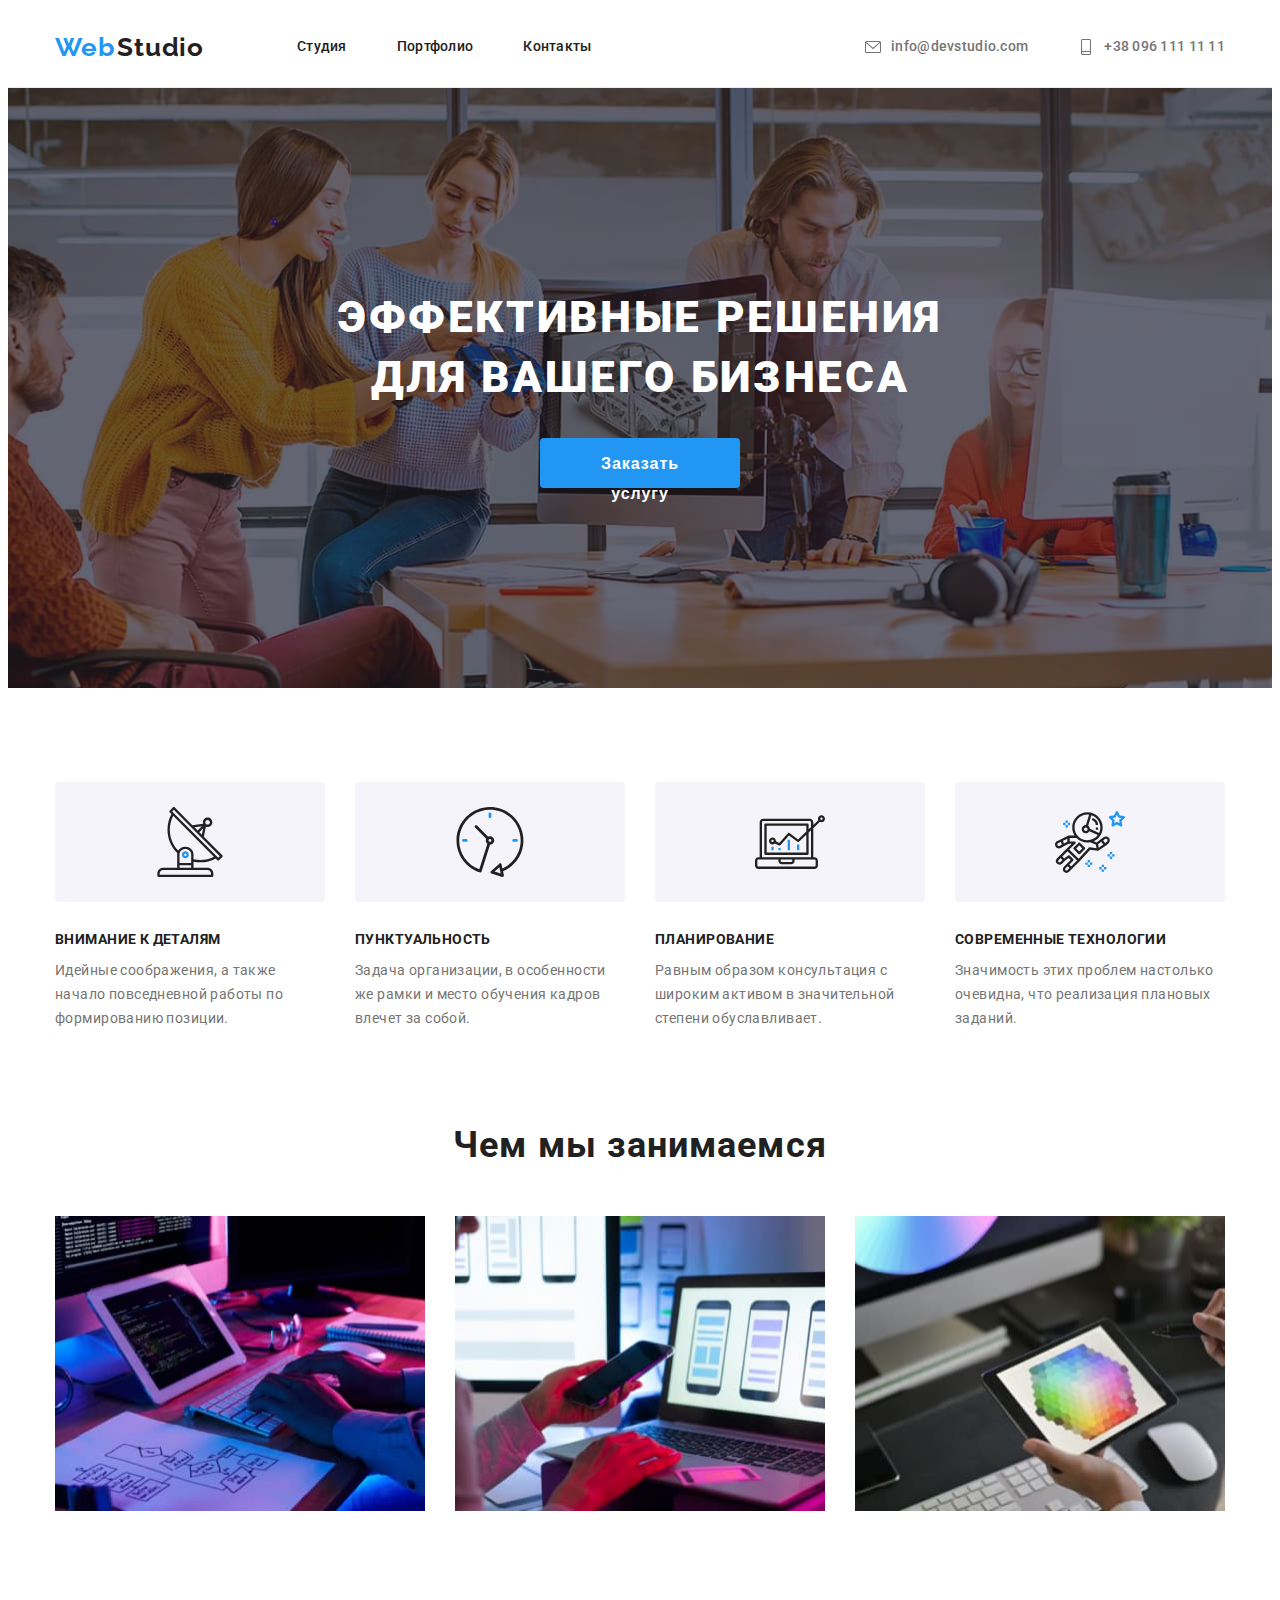
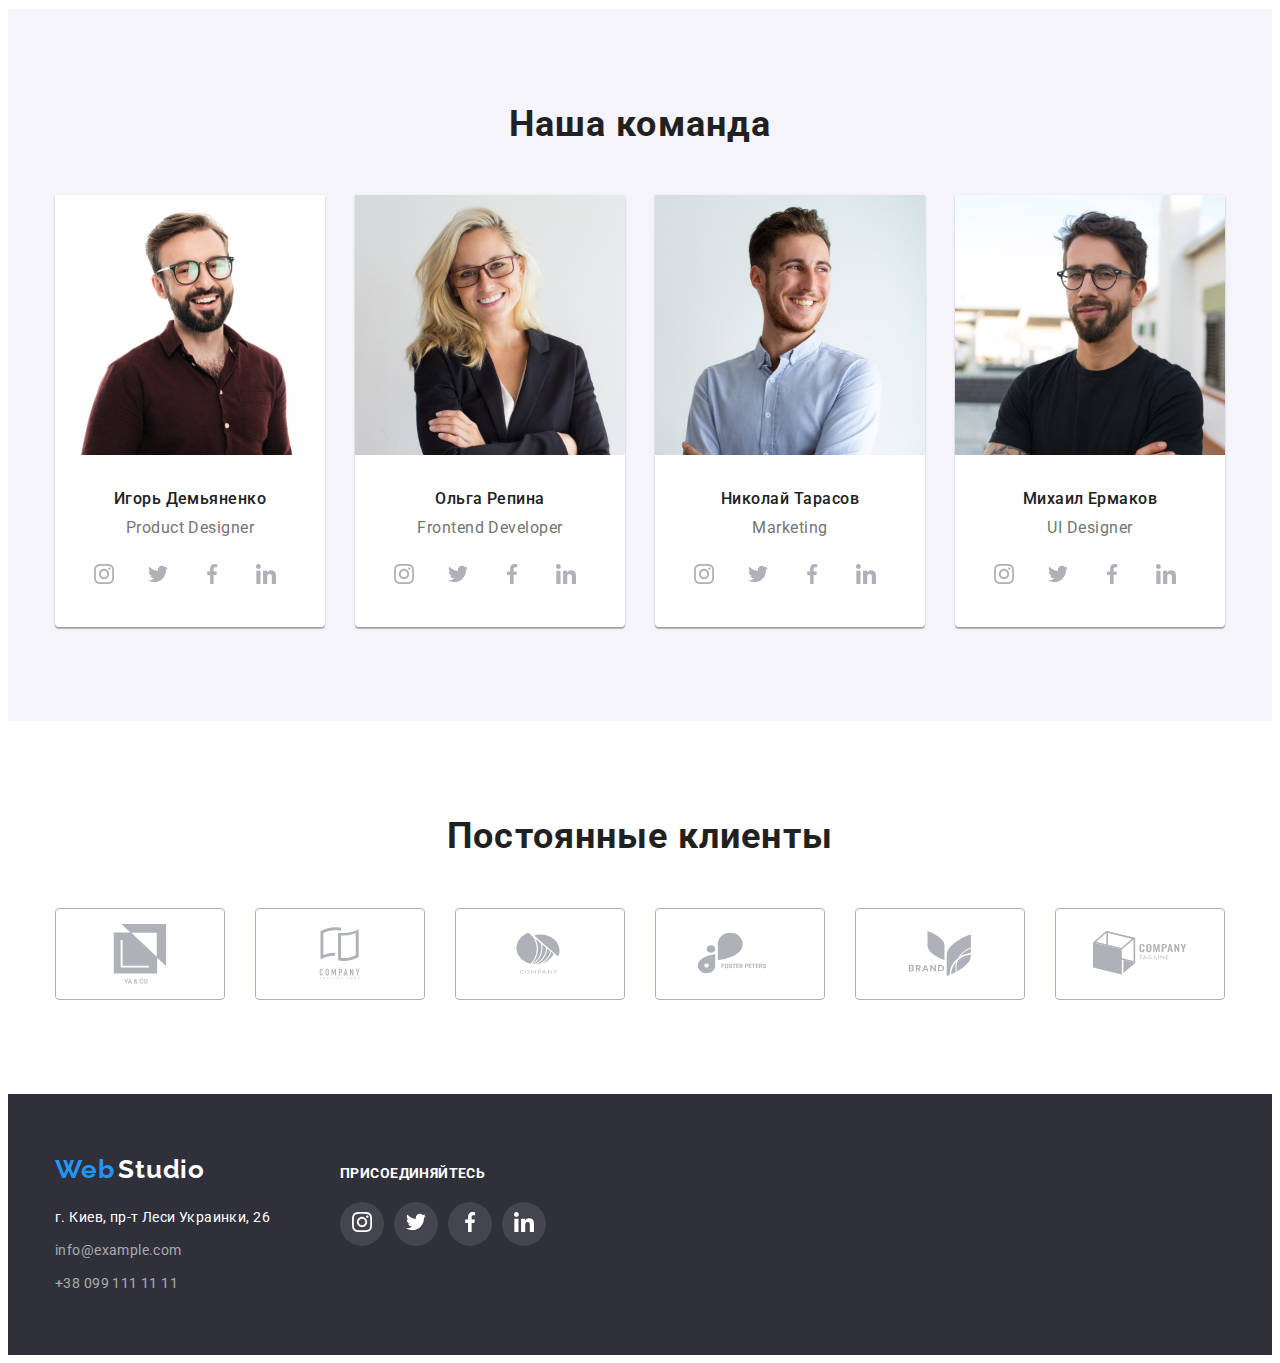
<file: index.html>
<!DOCTYPE html>
<html lang="ru">
<head>
    <meta charset="UTF-8">
    <meta http-equiv="X-UA-Compatible" content="IE=edge">
    <meta name="viewport" content="width=device-width, initial-scale=1.0">
    <title>Студия</title>
    <!-- место для шрифта -->
    <link rel="preconnect" href="https://fonts.googleapis.com">
    <link rel="preconnect" href="https://fonts.gstatic.com" crossorigin>
    <link href="https://fonts.googleapis.com/css2?family=Raleway:wght@700&family=Roboto:wght@400;500;700;900&display=swap"
        rel="stylesheet">
    <!-- Modern normalize -->
    <link rel="stylesheet" href="https://cdnjs.cloudflare.com/ajax/libs/modern-normalize/1.1.0/modern-normalize.min.css" 
    integrity="sha512-wpPYUAdjBVSE4KJnH1VR1HeZfpl1ub8YT/NKx4PuQ5NmX2tKuGu6U/JRp5y+Y8XG2tV+wKQpNHVUX03MfMFn9Q==" 
    crossorigin="anonymous" referrerpolicy="no-referrer" />
    <!-- css -->
    <link rel="stylesheet" href="./css/styles.css">
</head>
<body class="body">
    <header>
        <div class="container">
            <div class="heder-inner">
                <div  class="menu">
                <!-- Верхняя линия Главная-->
                <a href="./index.html" class="logo">
                    <span class="logo-first">Web</span>
                    <span class="logo-black">Studio</span>
                </a>
                
                    <ul class="menu-nav">
                        <li class="header-menu-item">
                            <a class="menu-link" href="#">Студия</a>
                        </li>
                        <li class="header-menu-item">
                            <a class="menu-link" href="./portfolio.html">Портфолио</a>
                        </li>
                        <li class="header-menu-item">
                            <a class="menu-link" href="#">Контакты</a>
                        </li>
                    </ul>
                </div>
                <div>
                    <ul class="adr">
                        <li class="adr-item">
                            <a class="adr-link" href="mailto:info@devstudio.com">
                                <svg class="adr-icon">
                                    <use href="./images/icons.svg#envelope" aria-hidden="true"></use>
                                </svg>
                                info@devstudio.com
                            </a>
                        </li>
                        <li class="adr-item">
                               
                            <a class="adr-link" href="tel:+380961111111">
                                 <svg class="adr-icon">
                                    <use href="./images/icons.svg#smartphone" aria-hidden="true"></use>
                                </svg>
                                +38 096 111 11 11
                            </a>
                        </li>
                    </ul>
                </div>
            </div>
        </div>
    </header>
    <main>
        <section class="first-head overlay">
            <div class="container">
                <!-- Шапка -->
                <h1 class="hero">Эффективные решения для вашего бизнеса</h1>
                <button 
                class="button-header" type="button" style="width: 200px; height:50px;">
                Заказать услугу
                </button>
            </div>
        </section>
        <section class="benefits">
            <div class="container">
                <!-- О нас -->
                <!-- <h2>Наши преимущества</h2> -->
                <ul class="benefits-list-inner">
                    <li class="benefits-list">
                        <div class="benefits-img">
                            <svg class="benefits-icon">
                                <use href="./images/icons.svg#antenna" aria-hidden="true"></use>
                            </svg>
                        </div>
                        <h3 class="benefits-title">Внимание к деталям</h3>
                        <p class="benefits-text">Идейные соображения, а также начало повседневной работы по формированию позиции.</p>
                    </li>
                    <li class="benefits-list">
                        <div class="benefits-img">
                            <svg class="benefits-icon">
                                <use href="./images/icons.svg#clock" aria-hidden="true"></use>
                            </svg>
                        </div>
                        <h3 class="benefits-title">Пунктуальность</h3>
                        <p class="benefits-text">Задача организации, в особенности же рамки и место обучения кадров влечет за собой.</p>
                    </li>
                    <li class="benefits-list">
                        <div class="benefits-img">
                            <svg class="benefits-icon">
                                <use href="./images/icons.svg#diagram" aria-hidden="true"></use>
                            </svg>
                        </div>
                        <h3 class="benefits-title">Планирование</h3>
                        <p class="benefits-text">Равным образом консультация с широким активом в значительной степени обуславливает.</p>
                    </li>
                    <li class="benefits-list">
                        <div class="benefits-img">
                            <svg class="benefits-icon">
                                <use href="./images/icons.svg#astronaut" aria-hidden="true"></use>
                            </svg>
                        </div>
                        <h3 class="benefits-title">Современные технологии</h3>
                        <p class="benefits-text">Значимость этих проблем настолько очевидна, что реализация плановых заданий.</p>
                    </li>
                </ul>
            </div>
        </section>
        <section class="about">
            <div class="container">
                <h2 class="big-title">Чем мы занимаемся</h2>
                <!-- Boxes with pictures -->
                <!-- Скорее всего к каждому фото будет ссылка с инфо! -->
                <ul class="about-inner">
                    <li class="about-list">
                        <img src="./images/img1.jpg" alt="дизайн для ПК" width="370" height="295"/>
                    </li>
                    <li class="about-list">
                        <img src="./images/img2.jpg" alt="дизайн для телефонов" width="370" height="295"/>
                    </li>
                    <li class="about-list">
                        <img src="./images/img3.jpg" alt="дизайн для планшетов" width="370" height="295"/>
                    </li>
                </ul>
            </div>
        </section>
        <section class="team">
            <div class="container">
                <h2 class="big-title">Наша команда</h2>
                <!-- Team's fotos -->
                <ul class="team-inner">
                    <li class="team-list">
                        <img 
                        src="./images/igor.jpg" alt="product designer" width="270" height="260"
                        />
                        <h3 class="team-title">Игорь Демьяненко</h3>
                        <p class="team-text">Product Designer</p>
                        <ul class="social-list">
                            <li class="social-item">
                                <button class="social-button">
                                    <svg class="social-icon">
                                        <use href="./images/icons.svg#instagram"></use>
                                    </svg>
                                </button>
                            </li>
                            <li class="social-item">
                                <button class="social-button">
                                    <svg class="social-icon">
                                        <use href="./images/icons.svg#twitter"></use>
                                    </svg>
                                </button>
                            </li>
                            <li class="social-item">
                                <button class="social-button">
                                    <svg class="social-icon">
                                        <use href="./images/icons.svg#facebook"></use>
                                    </svg>
                                </button>
                            </li>
                            <li class="social-item">
                                <button class="social-button">
                                    <svg class="social-icon">
                                        <use href="./images/icons.svg#linkedin"></use>
                                    </svg>
                                </button>
                            </li>
                        </ul>
                    </li>
                    <li class="team-list">
                        <img 
                        src="./images/olga.jpg" alt="frontend developer" width="270" height="260"
                        />
                        <h3 class="team-title">Ольга Репина</h3>
                        <p class="team-text">Frontend Developer</p>
                        <ul class="social-list">
                            <li class="social-item">
                                <button class="social-button">
                                    <svg class="social-icon">
                                        <use href="./images/icons.svg#instagram"></use>
                                    </svg>
                                </button>
                            </li>
                            <li class="social-item">
                                <button class="social-button">
                                    <svg class="social-icon">
                                        <use href="./images/icons.svg#twitter"></use>
                                    </svg>
                                </button>
                            </li>
                            <li class="social-item">
                                <button class="social-button">
                                    <svg class="social-icon">
                                        <use href="./images/icons.svg#facebook"></use>
                                    </svg>
                                </button>
                            </li>
                            <li class="social-item">
                                <button class="social-button">
                                    <svg class="social-icon">
                                        <use href="./images/icons.svg#linkedin"></use>
                                    </svg>
                                </button>
                            </li>
                        </ul>
                    </li>
                    <li class="team-list">
                        <img 
                            src="./images/nikolay.jpg" alt="marketing" width="270" height="260"
                        />
                        <h3 class="team-title">Николай Тарасов</h3>
                        <p class="team-text">Marketing</p>
                        <ul  class="social-list">
                            <li class="social-item">
                                <button class="social-button">
                                    <svg class="social-icon">
                                        <use href="./images/icons.svg#instagram"></use>
                                    </svg>
                                </button>
                            </li>
                            <li class="social-item">
                                <button class="social-button">
                                    <svg class="social-icon">
                                        <use href="./images/icons.svg#twitter"></use>
                                    </svg>
                                </button>
                            </li>
                            <li class="social-item">
                                <button class="social-button">
                                    <svg class="social-icon">
                                        <use href="./images/icons.svg#facebook"></use>
                                    </svg>
                                </button>
                            </li>
                            <li class="social-item">
                                <button class="social-button">
                                    <svg class="social-icon">
                                        <use href="./images/icons.svg#linkedin"></use>
                                    </svg>
                                </button>
                            </li>
                        </ul>
                    </li>
                    <li class="team-list">
                        <img
                        src="./images/michail.jpg" alt="ui designer" width="270" height="260"
                        />
                        <h3 class="team-title">Михаил Ермаков</h3>
                        <p class="team-text">UI Designer</p>
                        <ul class="social-list">
                            <li class="social-item">
                                <button class="social-button">
                                    <svg class="social-icon">
                                        <use href="./images/icons.svg#instagram"></use>
                                    </svg>
                                </button>
                            </li>
                            <li class="social-item">
                                <button class="social-button">
                                    <svg class="social-icon">
                                        <use href="./images/icons.svg#twitter"></use>
                                    </svg>
                                </button>
                            </li>
                            <li class="social-item">
                                <button class="social-button">
                                    <svg class="social-icon">
                                        <use href="./images/icons.svg#facebook"></use>
                                    </svg>
                                </button>
                            </li>
                            <li class="social-item">
                                <button class="social-button">
                                    <svg class="social-icon">
                                        <use href="./images/icons.svg#linkedin"></use>
                                    </svg>
                                </button>
                            </li>
                        </ul>
                    </li>
                </ul>
            </div>
        </section>
        <section class="clients">
            <div class="container">
                <h2 class="big-title">Постоянные клиенты</h2>
                <ul class="clients-inner">
                    <li class="client-box">
                        <a class="client-web" href="#">
                            <svg class="client-icon">
                                 <use href="./images/icons.svg#union"></use>
                            </svg>
                        </a>
                    </li>
                    <li class="client-box">
                        <a class="client-web" href="#">
                            <svg class="client-icon">
                                <use href="./images/icons.svg#logo5"></use>
                            </svg>
                        </a>
                    </li>
                    <li class="client-box">
                        <a class="client-web" href="#">
                            <svg class="client-icon">
                                <use href="./images/icons.svg#logo1"></use>
                            </svg>
                        </a>
                    </li>
                    <li class="client-box">
                        <a class="client-web" href="#">
                            <svg class="client-icon">
                                <use href="./images/icons.svg#logo2"></use>
                            </svg>
                        </a>
                    </li>
                    <li class="client-box">
                        <a class="client-web" href="#">
                            <svg class="client-icon">
                                <use href="./images/icons.svg#logo3"></use>
                            </svg>
                        </a>
                    </li>
                    <li class="client-box">
                        <a class="client-web" href="#">
                            <svg class="client-icon">
                                <use href="./images/icons.svg#logo4"></use>
                            </svg>
                        </a>
                    </li>
                </ul>
            </div>
        </section>
    </main>
    <footer class="footer">
        <div class="container footer-section">
            <!-- Нижняя линия -->
            <div>
                <div>
                    <a href="./index.html">
                        <span class="logo-first">Web</span>
                        <span class="logo-white">Studio</span>
                    </a> 
                </div>
                <address>
                    <ul>
                        <li class="address-li">
                            <a class="address-text" href="">г. Киев, пр-т Леси Украинки, 26</a>
                        </li>
                        <li  class="address-li">
                            <a class="address-link" href="mailto:info@example.com">info@example.com</a>
                        </li>
                        <li class="address-li">
                            <a class="address-link" href="tel:+380991111111">+38 099 111 11 11</a>
                        </li>
                    </ul>
                </address>
            </div>
            <!-- Присоединяйтесь -->
            <div class="come-on">
                <h4 class="come-on-title">Присоединяйтесь</h4>
                <ul class="come-on-list">
                    <li class="come-on-box">
                        <button class="come-on-button">
                            <svg class="come-on-icon">
                                <use href="./images/icons.svg#instagram"></use>
                            </svg>
                        </button>
                    </li>
                    <li class="come-on-box">
                        <button class="come-on-button">
                            <svg class="come-on-icon">
                                <use href="./images/icons.svg#twitter"></use>
                            </svg>
                        </button>
                    </li>
                    <li class="come-on-box">
                        <button class="come-on-button">
                            <svg class="come-on-icon">
                                <use href="./images/icons.svg#facebook"></use>
                            </svg>
                        </button>
                    </li>
                    <li class="come-on-box">
                        <button class="come-on-button">
                            <svg class="come-on-icon">
                                <use href="./images/icons.svg#linkedin"></use>
                            </svg>
                        </button>
                    </li>
                </ul>
            </div>
        </div>
    </footer>
</body>
</html>
</file>
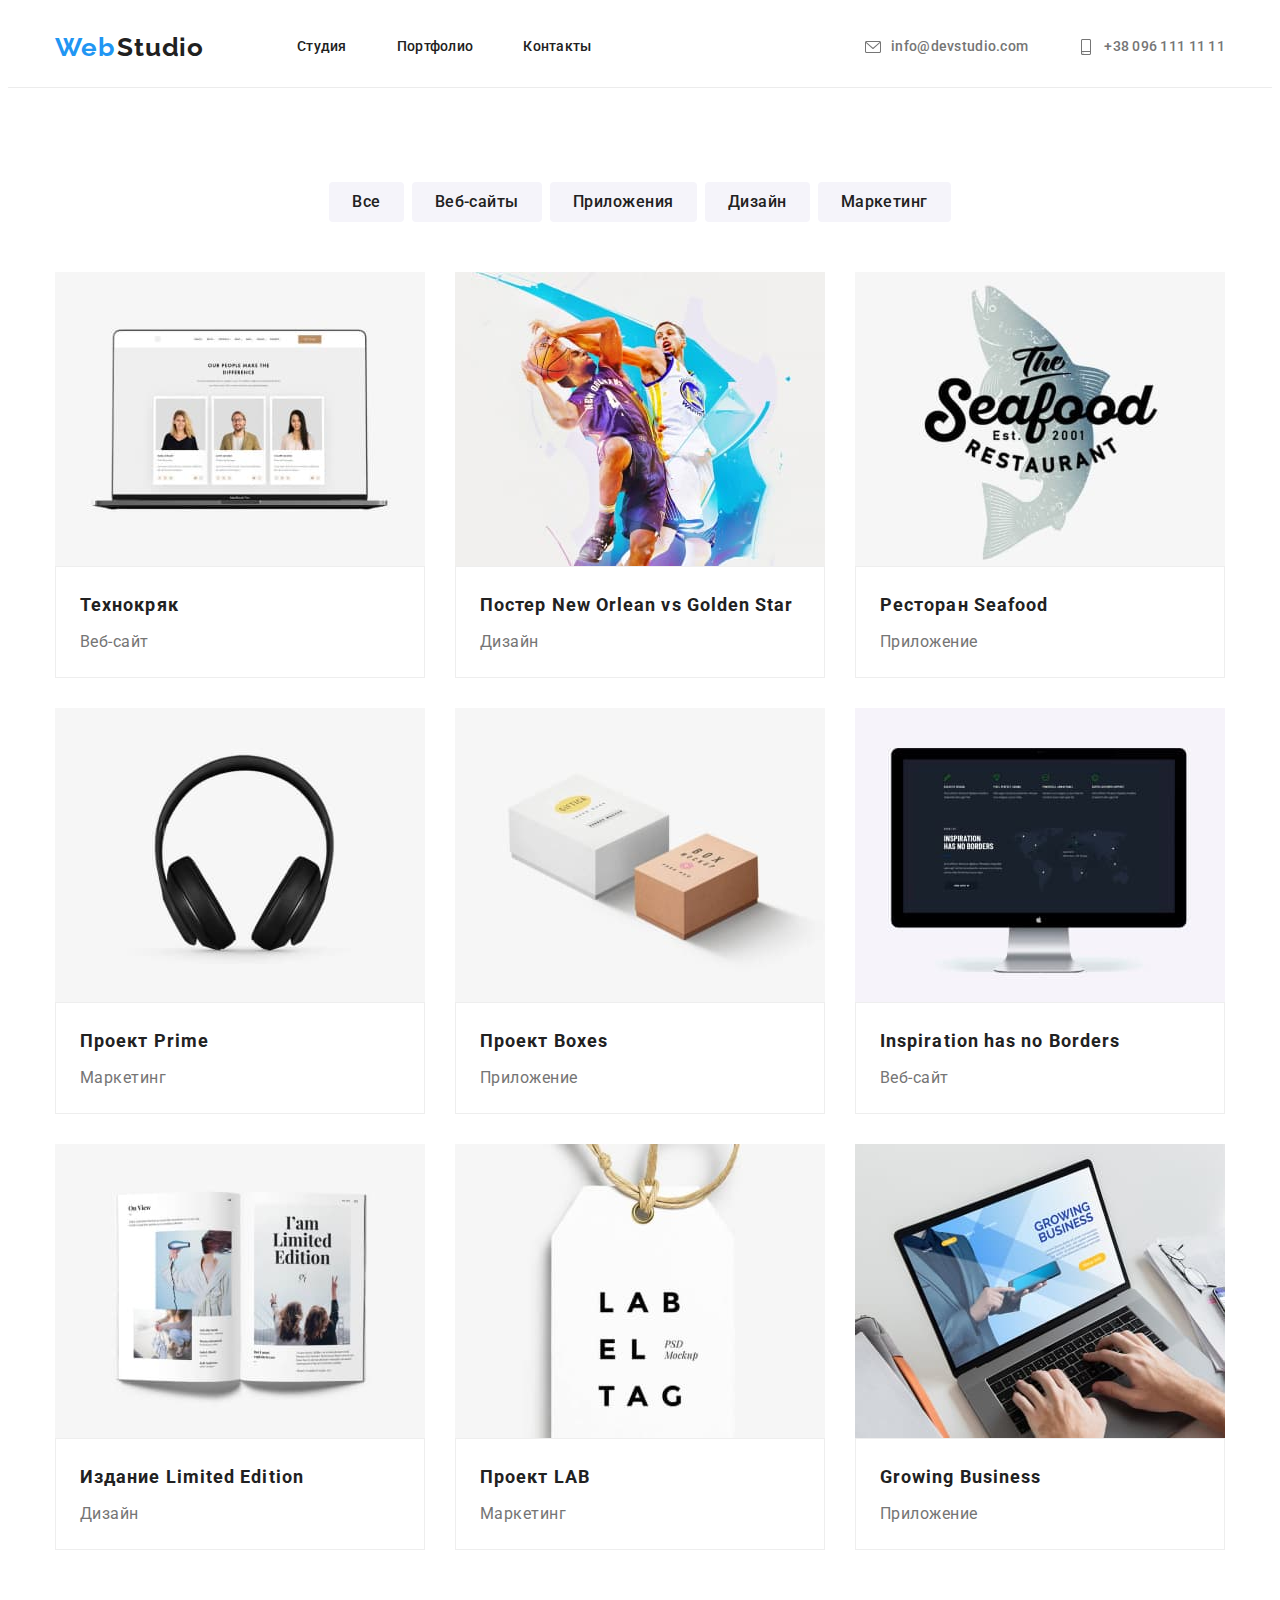
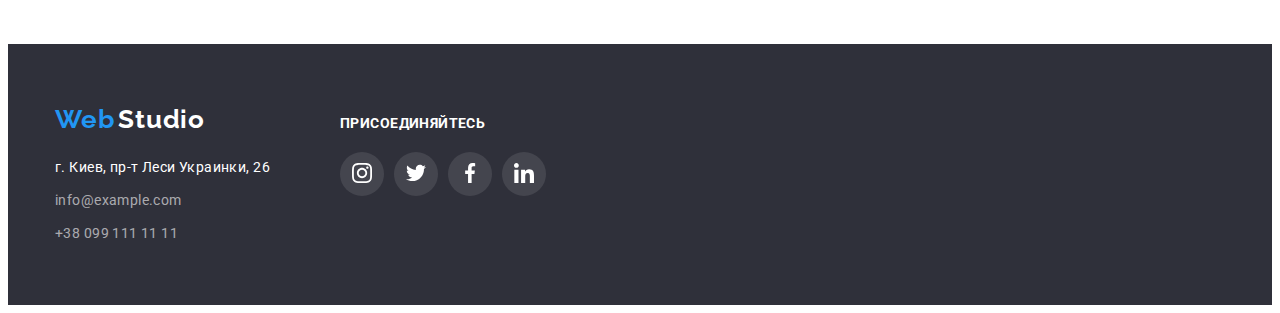
<file: portfolio.html>
<!DOCTYPE html>
<html lang="ru">
<head>
    <meta charset="UTF-8">
    <meta http-equiv="X-UA-Compatible" content="IE=edge">
    <meta name="viewport" content="width=device-width, initial-scale=1.0">
    <title>Портфолио</title>
    <!-- место для шрифта -->
    <link rel="preconnect" href="https://fonts.googleapis.com">
    <link rel="preconnect" href="https://fonts.gstatic.com" crossorigin>
    <link href="https://fonts.googleapis.com/css2?family=Raleway:wght@700&family=Roboto:wght@400;500;700;900&display=swap"
        rel="stylesheet">
    <!--modern normalize  -->
    <link rel="stylesheet" href="https://cdnjs.cloudflare.com/ajax/libs/modern-normalize/1.1.0/modern-normalize.min.css"
        integrity="sha512-wpPYUAdjBVSE4KJnH1VR1HeZfpl1ub8YT/NKx4PuQ5NmX2tKuGu6U/JRp5y+Y8XG2tV+wKQpNHVUX03MfMFn9Q=="
        crossorigin="anonymous" referrerpolicy="no-referrer" />
    <!-- css -->
        <link rel="stylesheet" href="./css/styles.css">
</head>
<body class="body">
    <header>
        <div class="container">
            <div class="heder-inner">
                <div class="menu">
                    <!-- Верхняя линия Главная-->
                    <a href="./index.html" class="logo">
                        <span class="logo-first">Web</span>
                        <span class="logo-black">Studio</span>
                    </a>
    
                    <ul class="menu-nav">
                        <li class="header-menu-item">
                            <a class="menu-link" href="./index.html">Студия</a>
                        </li>
                        <li class="header-menu-item">
                            <a class="menu-link" href="#">Портфолио</a>
                        </li>
                        <li class="header-menu-item">
                            <a class="menu-link" href="#">Контакты</a>
                        </li>
                    </ul>
                </div>
                <div>
                    <ul class="adr">
                        <li class="adr-item">
                            <a class="adr-link" href="mailto:info@devstudio.com">
                                <svg class="adr-icon">
                                    <use href="./images/icons.svg#envelope" aria-hidden="true"></use>
                                </svg>
                                info@devstudio.com
                            </a>
                        </li>
                        <li class="adr-item">
                            <a class="adr-link" href="tel:+380961111111">
                                <svg class="adr-icon">
                                    <use href="./images/icons.svg#smartphone" aria-hidden="true"></use>
                                </svg>
                                +38 096 111 11 11
                            </a>
                        </li>
                    </ul>
                </div>
            </div>
        </div>
    </header>
    <main>
        <section>
            <div class="container">
                <div class="button-container">
                    <!-- Список категорий -->
                    <ul class="button-portfolio-head">
                        <li class="button-portfolio-list">
                            <button 
                                class="button-portfolio" type="button">
                                Все
                            </button>
                        </li>
                        <li class="button-portfolio-list">
                            <button 
                               class="button-portfolio" type="button">
                                Веб-сайты
                            </button>
                        </li>
                        <li class="button-portfolio-list">
                            <button 
                                class="button-portfolio" type="button">
                             Приложения
                         </button>
                        </li>
                        <li class="button-portfolio-list">
                            <button 
                                class="button-portfolio" type="button">
                                Дизайн
                            </button>
                        </li>
                        <li class="button-portfolio-list">
                         <button 
                               class="button-portfolio" type="button">
                             Маркетинг
                            </button>
                        </li>
                    </ul>
                </div>
                <div>
                    <!-- Сама галерея -->
                    <ul class="portfolio-inner">
                        <li class="portfolio-list">
                            <img class="portfolio-img" src="./images/technokryak.jpg" alt="Технокряк" />
                            <div class="portfolio-box">
                                <h3 class="portfolio-title">Технокряк</h3>
                                <p class="portfolio-text">Веб-сайт</p>
                            </div>
                        </li>
                        <li class="portfolio-list">
                            <img class="portfolio-img" src="./images/neworlean.jpg" alt="Постер New Orlean vs Golden Star"/>
                            <div class="portfolio-box">
                                <h3 class="portfolio-title">Постер New Orlean vs Golden Star</h3>
                                <p class="portfolio-text">Дизайн</p>
                            </div>        
                        </li>
                        <li class="portfolio-list">
                            <img class="portfolio-img" src="./images/seafood.jpg" alt="Ресторан Seafood"/>
                            <div class="portfolio-box">
                                <h3 class="portfolio-title">Ресторан Seafood</h3>
                                <p class="portfolio-text">Приложение</p>
                            </div>
                        </li>
                        <li class="portfolio-list">
                            <img class="portfolio-img" src="./images/prime.jpg" alt="Проект Prime"/>
                            <div class="portfolio-box">
                                <h3 class="portfolio-title">Проект Prime</h3>
                                <p class="portfolio-text">Маркетинг</p>
                            </div>
                        </li>
                        <li class="portfolio-list">
                            <img class="portfolio-img" src="./images/boxes.jpg" alt="Проект Boxes"/>
                            <div class="portfolio-box">
                                <h3 class="portfolio-title">Проект Boxes</h3>
                                <p class="portfolio-text">Приложение</p>
                            </div>
                        </li>
                        <li class="portfolio-list">
                            <img class="portfolio-img" src="./images/borders.jpg" alt="Inspiration has no Borders"/>
                            <div class="portfolio-box">
                                <h3 class="portfolio-title">Inspiration has no Borders</h3>
                                <p class="portfolio-text">Веб-сайт</p>
                            </div>
                        </li>
                        <li class="portfolio-list">
                             <img class="portfolio-img" src="./images/Limited.jpg" alt="Издание Limited Edition"/>
                            <div class="portfolio-box">
                                <h3 class="portfolio-title">Издание Limited Edition</h3>
                                <p class="portfolio-text">Дизайн</p>
                            </div>
                        </li>
                        <li class="portfolio-list">
                            <img class="portfolio-img" src="./images/lab.jpg" alt="Проект LAB"/>
                            <div class="portfolio-box">
                                <h3 class="portfolio-title">Проект LAB</h3>
                                <p class="portfolio-text">Маркетинг</p>
                            </div>
                        </li>
                        <li class="portfolio-list">
                            <img class="portfolio-img" src="./images/business.jpg" alt="Growing Business"/>
                            <div class="portfolio-box">
                                <h3 class="portfolio-title">Growing Business</h3>
                                <p class="portfolio-text">Приложение</p>
                            </div>
                        </li>
                    </ul>
                </div>
            </div>
        </section>
    </main>
    <footer class="footer">
        <div class="container footer-section">
            <!-- Нижняя линия -->
            <div>
                <div>
                    <a href="./index.html">
                        <span class="logo-first">Web</span>
                        <span class="logo-white">Studio</span>
                    </a>
                </div>
                <address>
                    <ul>
                        <li class="address-li">
                            <a class="address-text" href="">г. Киев, пр-т Леси Украинки, 26</a>
                        </li>
                        <li class="address-li">
                            <a class="address-link" href="mailto:info@example.com">info@example.com</a>
                        </li>
                        <li class="address-li">
                            <a class="address-link" href="tel:+380991111111">+38 099 111 11 11</a>
                        </li>
                    </ul>
                </address>
            </div>
            <!-- Присоединяйтесь -->
            <div class="come-on">
                <h4 class="come-on-title">Присоединяйтесь</h4>
                <ul class="come-on-list">
                    <li class="come-on-box">
                        <button class="come-on-button">
                            <svg class="come-on-icon">
                                <use href="./images/icons.svg#instagram"></use>
                            </svg>
                        </button>
                    </li>
                    <li class="come-on-box">
                        <button class="come-on-button">
                            <svg class="come-on-icon">
                                <use href="./images/icons.svg#twitter"></use>
                            </svg>
                        </button>
                    </li>
                    <li class="come-on-box">
                        <button class="come-on-button">
                            <svg class="come-on-icon">
                                <use href="./images/icons.svg#facebook"></use>
                            </svg>
                        </button>
                    </li>
                    <li class="come-on-box">
                        <button class="come-on-button">
                            <svg class="come-on-icon">
                                <use href="./images/icons.svg#linkedin"></use>
                            </svg>
                        </button>
                    </li>
                </ul>
            </div>
        </div>
    </footer>
</body>
</html>
</file>
<file: css/styles.css>
html {
    box-sizing: border-box;
}

*,
*::after,
*::before {
    box-sizing: inherit;
}

:root {
    --color-back: #2f303a;
    --color-back-button: #f5f4fA;

    --color-accent0: #fff;
    --color-accent1: #212121;
    --color-accent2: #757575;
    --color-accent3: rgba(255, 255, 255, 0.6);
    --color-background1: #e5e5e5;
    --color-clients: #afb1b8;
    

    --color-link: #2196F3;

    --font-family: 'Roboto', sans-serif;
    --font-second: 'Raleway', sans-serif;


}
body {
    background-color: var(--color-accent0);
    font-family: var(--font-family);
    font-weight: 400;
    font-style: normal;
       
}
button {
    cursor: pointer;
}   
a {
    text-decoration: none;
}
p {
    margin: 0;
}

h1,
h2,
h3,
h4,
h5,
h6 {
    margin: 0px;
}

header {
    font-weight: 500;
    font-size: 14px;
    line-height: 1.14;
}

ul {
    list-style: none;
    margin: 0;
    padding: 0;
}

.container {
    width: 100%;
    max-width: 1200px;
    padding: 0 15px;
    margin: 0 auto;
    
}

/* Шапка */
.heder-inner {
    display: flex;
    justify-content: space-between;
    align-items: center;
    align-content: center;
        
}
header {
    border-bottom: 1px solid #ececec;
    padding-top: 24px;
    padding-bottom: 24px;
    height: 80px;
}

.logo-black,
.logo-white,
.logo-first {
    font-family: var(--font-second);
    font-weight: 700;
    font-size: 26px;
    line-height: 1.19;
    letter-spacing: 0.03em;
}

.logo-black {
    color: var(--color-accent1);
}

.menu-link {
    color: var(--color-accent1);
    text-decoration: none;
    letter-spacing: 0.02em;
}
.logo-white {
    color: var(--color-accent0);
}
.logo-first {
    color: var(--color-link);
}
.logo {
    margin-right: 93px;
    align-items: center;
   
}
.menu {
    display: flex;
    justify-content: flex-start;
}

.menu-nav {
    display: flex;
    justify-content: flex-start;
    padding: 0;
    align-items: center;
}

.header-menu-item {
    margin-right: 50px;
    align-items: center;
}

.adr {
    display: flex;
}

.adr-item {
    
    margin-left: 50px;
    align-items: center;
}
.adr-link
{ 
    display: flex;
    color: var(--color-accent2);
    text-decoration: none;
    letter-spacing: 0.02em;
}

.adr-icon {
    
    width: 16px;
    height: 16px;
    fill: var(--color-accent2);
    margin-right: 10px;
}

.menu-link:hover,
.adr-link:hover,
.address-text:hover,
.address-link:hover {
    color: var(--color-link);
    
}
.adr-link:hover .adr-icon, 
.adr-link:focus .adr-icon {
    fill: var(--color-link);
}

.menu-link:focus,
.adr-link:focus,
.address-text:focus,
.address-link:focus {
    color: var(--color-link);
    
}

/* section */
section {
    padding: 94px 0;
}
/* Header title*/

.hero {
    font-weight: 900;
    font-size: 44px;
    line-height: 1.36;
    letter-spacing: 0.06em;
    color: var(--color-accent0);
    text-align: center;
    text-transform: uppercase;
    width: 696px;
    margin-left: auto;
    margin-right: auto;
        
}
.button-header {
    padding: 10px 30px;
    color: var(--color-accent0);
    background-color: var(--color-link);
    border: 1px solid transparent;
    border-radius: 4px;
    font-weight: 700;
    font-size: 16px;
    line-height: 1.88;
    letter-spacing: 0.06em;
    margin-top: 30px;
       
    
}

.button-header:hover,
.button-header:focus {
    box-shadow: 0px 4px 4px var(--color-link);
}

.first-head {
    background-color: var(--color-back);
    text-align: center;
    padding-top: 200px;
    padding-bottom: 200px;
 
}

.overlay {
    margin-left: auto;
    margin-right: auto;
    height: 600px;
    max-width: 1600px;
    background-repeat: no-repeat;
    background-size: cover;
    background-position: center; 
    background-image: linear-gradient(
        rgba(47, 48, 58, 0.4),
        rgba(47, 48, 58, 0.4)), 
        url("../images/head.jpg");
}

    
/* Benefits */

.benefits-list-inner {
    display: flex;
    justify-content: space-between;

}

.benefits-list {
    margin-right: 30px;
    width: 270px;
}

.benefits-list:last-child {
    margin-right: 0;
}

.benefits-title,
.big-title, 
.team-title {
    color: var(--color-accent1);
}
.benefits-title {
    font-weight: 700;
    font-size: 14px;
    line-height: 1.14;
    text-transform: uppercase;
    letter-spacing: 0.03em;
    margin-bottom: 10px;
    margin-top: 30px;
    
}
.big-title {
    font-weight: 700;
    font-size: 36px;
    line-height: 1.17;
    text-align: center;
    letter-spacing: 0.03em;
    margin-bottom: 50px;
}
.benefits-text {
    font-size: 14px;
    line-height: 1.72;
    letter-spacing: 0.03em;
}
.benefits-text, 
.team-text,
.portfolio-text {
    color: var(--color-accent2);
}

.benefits-icon {
    width: 70px;
    height: 70px;
    fill: var(--color-accent1);
}

.benefits-img {
    display: flex;
    width: 270px;
    height: 120px;
    align-items: center;
    justify-content: center;
    border-radius: 4px;
    background-color: var(--color-back-button);
}

/* About */
.about {
    padding-top: 0;
}
.about-inner {
    display: flex;
    justify-content: space-between;
}
.about-list {
    margin-right: 30px;
}
    
.about-list:last-child {
    margin-right: 0;
}


/* team */
.team {
    background-color: var(--color-back-button);
}

.team-inner {
    display: flex;
    justify-content: space-between;
}

.team-list {
    margin-right: 30px;
    padding-bottom: 30px;
    box-shadow: 0px 1px 3px rgba(0, 0, 0, 0.12), 
        0px 1px 1px rgba(0, 0, 0, 0.14), 
        0px 2px 1px rgba(0, 0, 0, 0.2);
    border-radius: 0px 0px 4px 4px;
    background-color: var(--color-accent0);
}
    
.team-list:last-child {
    margin-right: 0;
}

.team-title {
    font-weight: 500;
    font-size: 16px;
    line-height: 1.19;
    letter-spacing: 0.03em;
    margin-top: 30px;
    margin-bottom: 10px;
}
.team-text {
    font-size: 16px;
    line-height: 1.19;
    letter-spacing: 0.03em;
    margin-bottom: 16px;
}

.team-text, 
.team-title {
    text-align: center;  
}

.social-list {
    display: flex;
    justify-content: center;
}

.social-icon {
    width: 20px;
    height: 20px;
    fill: var(--color-clients);
    align-items: center;
    
}

.social-button {

    padding: 0;
    border: 0;
    background-color: var(--color-accent0);
    border-radius: 50%;
    width: 44px;
    height: 44px;
    
    
}
.social-item {
    margin-right: 10px;
}

.social-button:last-child {
    margin-right: 0;
}

.social-button:hover,
.social-button:focus {
    background-color: var(--color-link);
}

.social-button:hover .social-icon,
.social-button:focus .social-icon {
    fill: var(--color-accent0);
}


/* Clients */

.clients-inner {
    display: flex;
    gap: 30px;
    justify-content: space-between;
}

.client-icon {
    width: 106px;
    height: 60px;
    fill: var(--color-clients);
}

.client-web {
    box-sizing: border-box;
    display: flex;
    width: 170px;
    height: 92px;
    align-items: center;
    justify-content: center;
    border-radius: 4px;
    border: 1px solid var(--color-clients);
}

.client-web:hover,
.client-web:focus {
    cursor: pointer;
}

.client-web:hover .client-icon,
.client-web:focus .client-icon{
    fill: var(--color-link);
}

/* footer */

.footer {
    padding-top: 60px;
    padding-bottom: 60px;
    
}
address {
    margin-top: 20px;
}
.address-li {
    margin-top: 9px;
}
.address-text,
.address-link {
    font-size: 14px;
    line-height: 1.72;
    letter-spacing: 0.03em;
    text-decoration: none;
    font-style: normal;
    /* иначе курсив не выключить */
}
.address-text {
   color: var(--color-accent0);
}
.address-link {
    color: var(--color-accent3);
}

.First-head, 
.footer {
    background-color: var(--color-back); 
}

.come-on-title {
    text-transform: uppercase;
    color: var(--color-accent0);
    font-size: 14px;
    line-height: 1.14;
    letter-spacing: 0.03em;
    margin-bottom: 20px;
    margin-top: 12px;
}
.footer-section {
    display: flex;
}

.come-on {
    margin-left: 70px;
}

.come-on-list {
    display: flex;
    
}

.come-on-icon {
    width: 20px;
    height: 20px;
    fill: var(--color-accent0);
}

.come-on-button {
    padding: 0;
    border: 0;
    background-color: rgba(255, 255, 255, 0.1);
    border-radius: 50%;
    width: 44px;
    height: 44px;
    
}
.come-on-box {
    margin-right: 10px;
}

.come-on-box:last-child {
    margin-right: 0;
}

.come-on-button:hover,
.come-on-button:focus {
    background-color: var(--color-link);
}

.come-on-button:hover .come-on-icon,
.come-on-button:focus .come-on-icon {
    fill: var(--color-accent0);
}


/* Portfolio unic*/

.button-container {
    margin-bottom: 50px;
       
}

.button-portfolio-head {
    display: flex;
    flex-direction: row;
    justify-content: center;

}

.button-portfolio-list {
    margin-right: 8px;
}
.button-portfolio-list:last-child {
    margin-right: 0;
}

.button-portfolio {
    font-family: var(--font-family);
    font-weight: 500;
    font-size: 16px;
    line-height: 1.63;
    letter-spacing: 0.03em;
    padding: 6px 22px;
    color: var(--color-accent1);
    background-color: var(--color-back-button);
    border: 1px solid transparent;
    border-radius: 4px;
}

.button-portfolio:hover,
.button-portfolio:focus {
    color: var(--color-accent0);
    background-color: var(--color-link);
    box-shadow: 0px 3px 1px rgba(0, 0, 0, 0.1), 0px 1px 2px rgba(0, 0, 0, 0.08), 0px 2px 2px rgba(0, 0, 0, 0.12);
}

/* Gallery */
.portfolio-inner {
    display: flex;
    flex-wrap: wrap;
    justify-content: space-between;
}

.portfolio-list {
    margin-right: 30px;
    margin-bottom: 30px;
}

.portfolio-list:hover,
.portfolio-list:focus {
    box-shadow: 0px 1px 1px rgba(0, 0, 0, 0.12),
                0px 4px 4px rgba(0, 0, 0, 0.06),
                1px 4px 6px rgba(0, 0, 0, 0.16);
}

.portfolio-list:nth-child(3n) {
    margin-right: 0;
}

.portfolio-list:nth-last-child(-n+3) {
    margin-bottom: 0;
}

.portfolio-img {
    display: block;
    max-width: 100%;
    height: auto;
}
.portfolio-title {
    color: var(--color-accent1);
    font-weight: 700;
    font-size: 18px;
    line-height: 2;
    letter-spacing: 0.06em;
    margin-bottom: 4px;
}
.portfolio-text {
    font-size: 16px;
    line-height: 1.88;
    letter-spacing: 0.03em;
}

.portfolio-box {
    box-sizing: border-box;
    border: 1px solid #eee;
    padding-bottom: 20px;
    padding-top: 20px;
    padding-left: 24px;
    padding-right: 24px;
}
</file>
